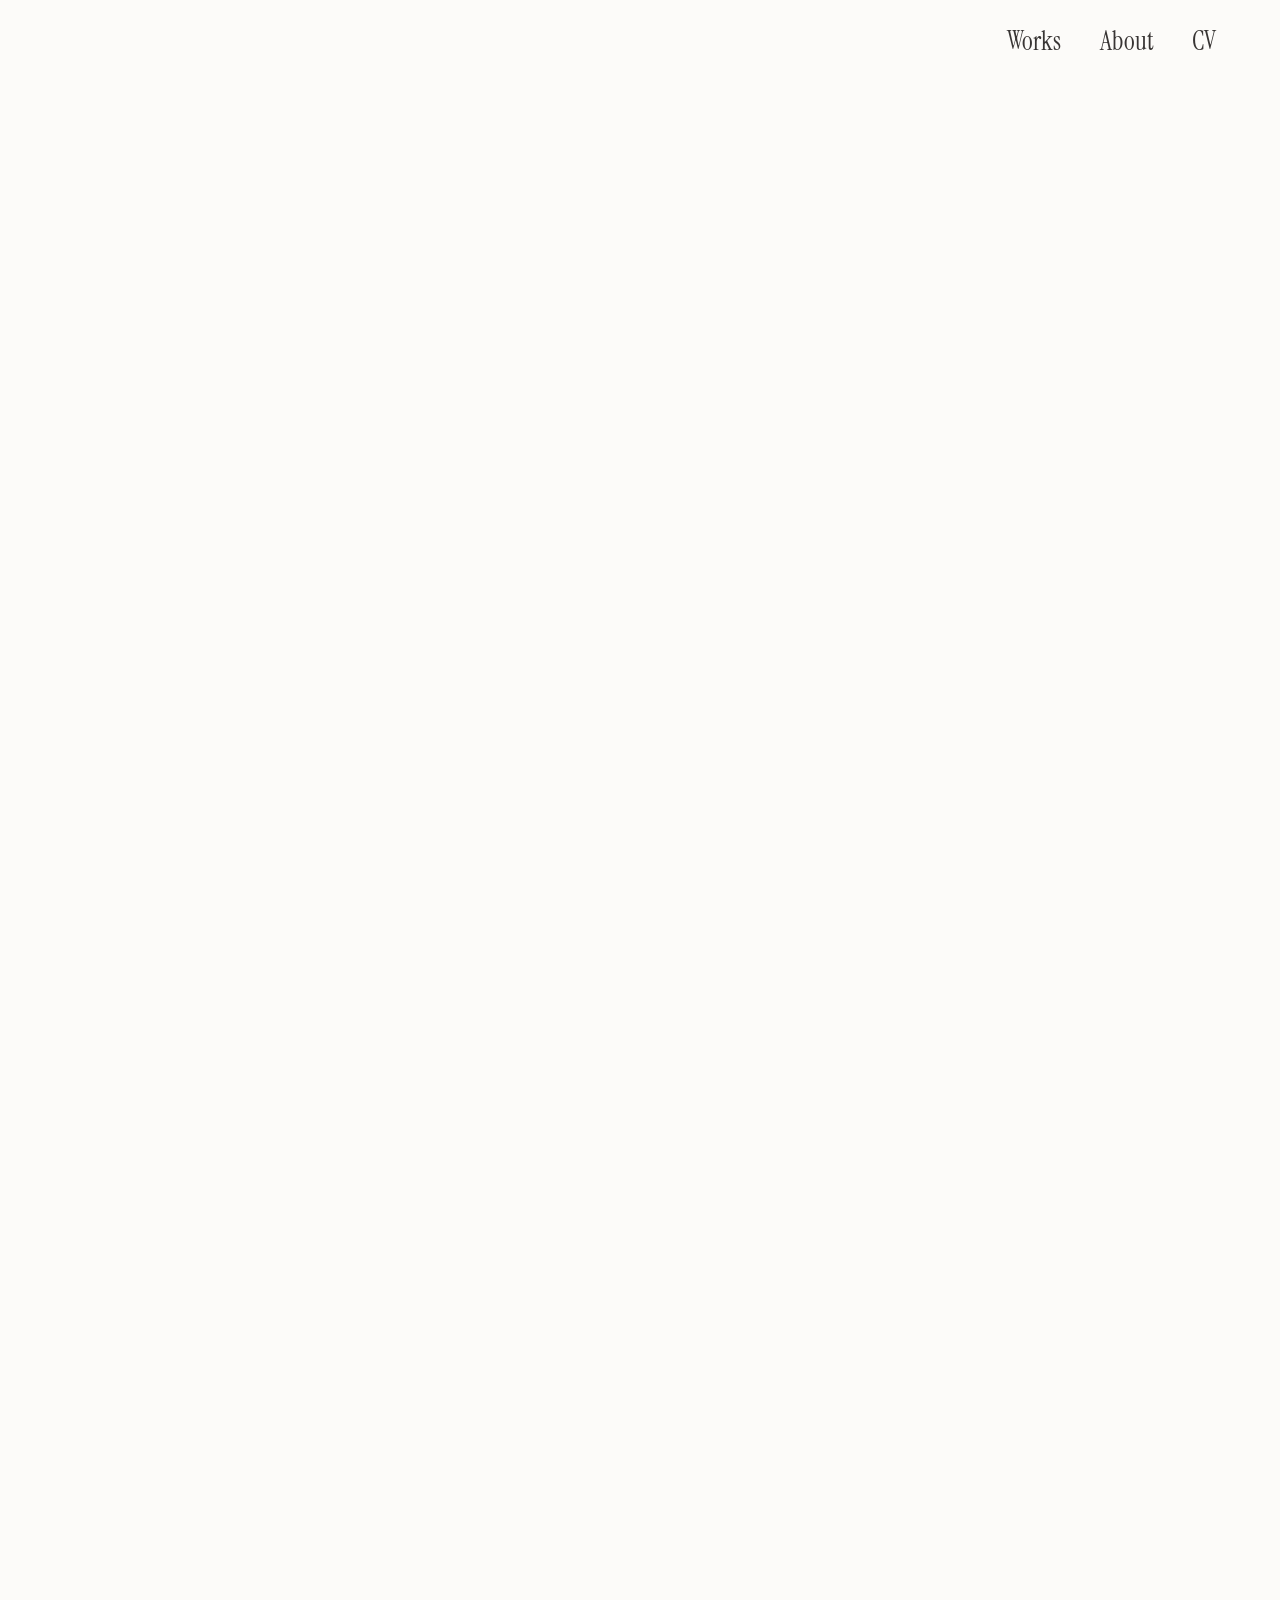
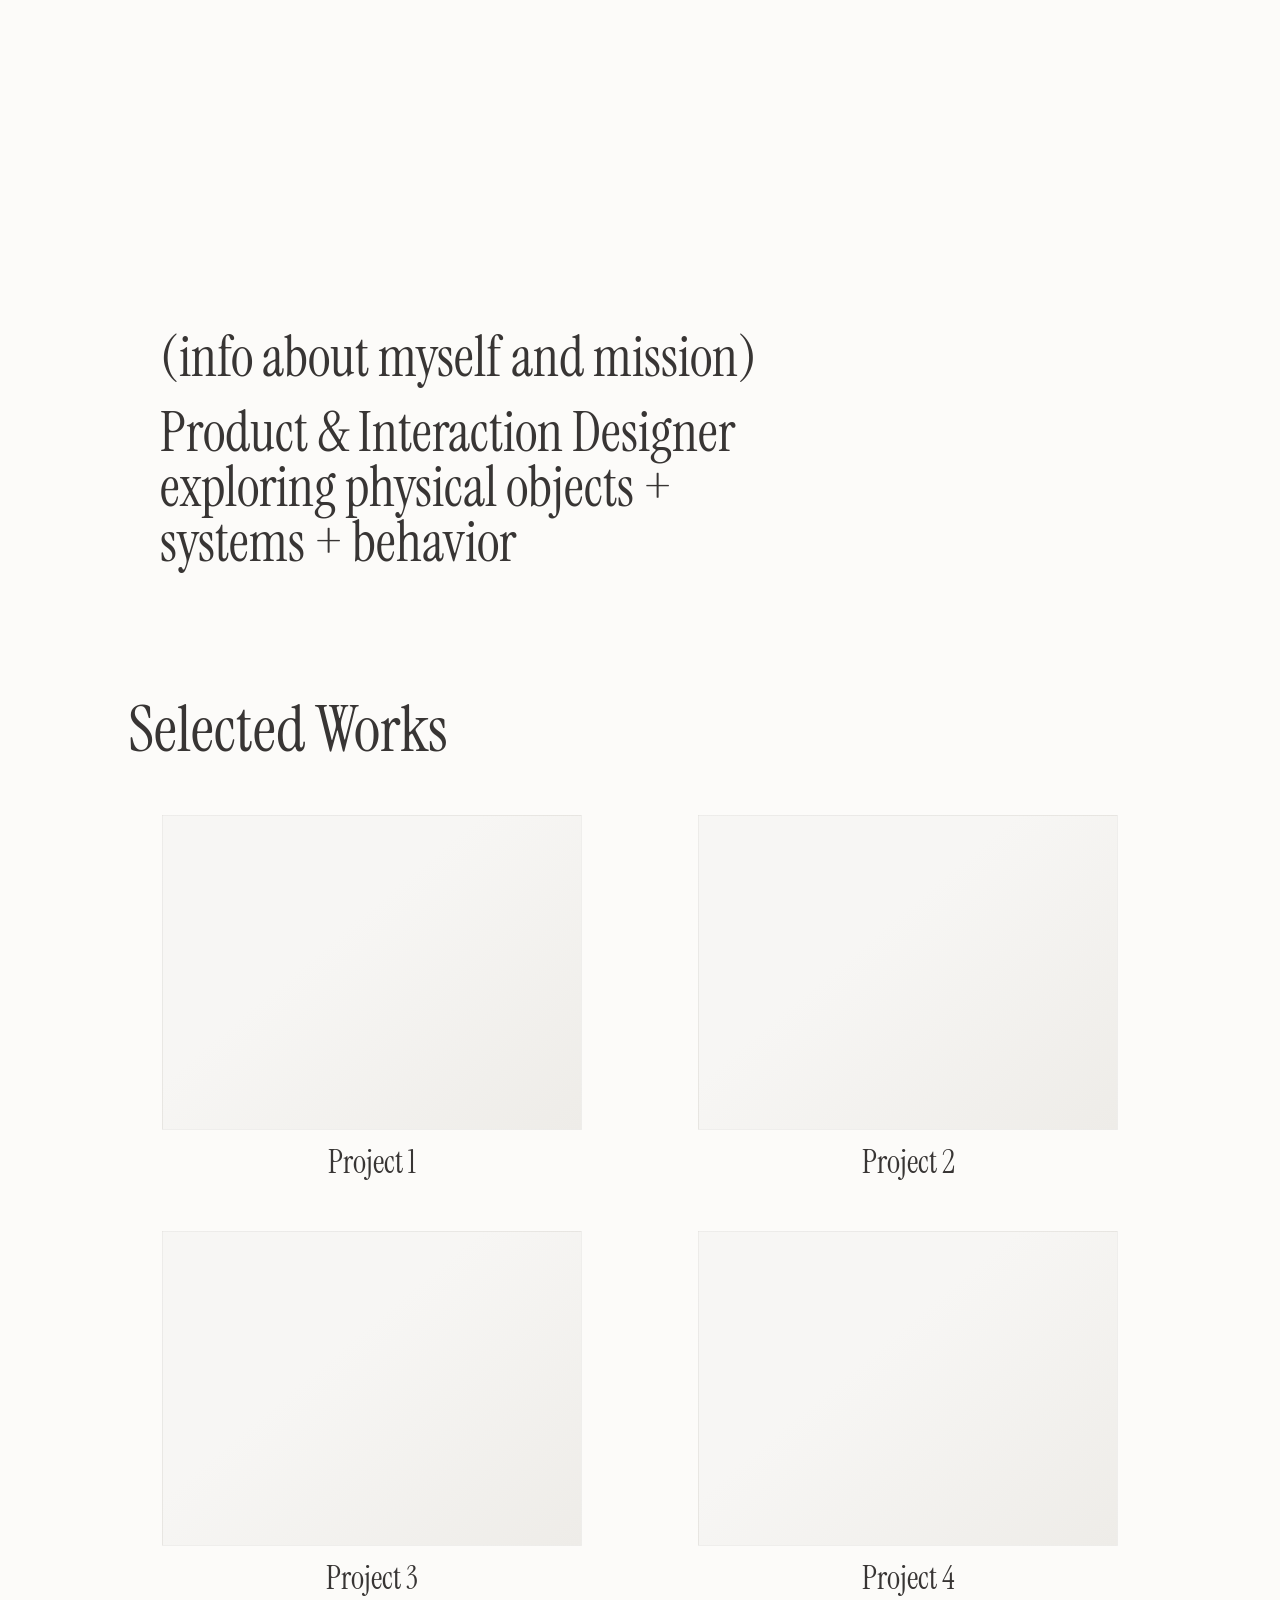
<file: index.html>
<!doctype html>
<html lang="en">
  <head>
    <meta charset="UTF-8" />
    <meta name="viewport" content="width=device-width, initial-scale=1.0" />
    <title>Bryan Xu - Portfolio</title>
    <link href="https://fonts.cdnfonts.com/css/voyage" rel="stylesheet" />
    <link href="https://fonts.cdnfonts.com/css/parabolica" rel="stylesheet" />
    <link href="https://fonts.cdnfonts.com/css/redaction" rel="stylesheet" />
    <link rel="preconnect" href="https://fonts.googleapis.com" />
    <link rel="preconnect" href="https://fonts.gstatic.com" crossorigin />
    <link
      href="https://fonts.googleapis.com/css2?family=Instrument+Serif:ital@0;1&display=swap"
      rel="stylesheet"
    />
    <link rel="stylesheet" href="./styles.css?v=20260429b" />
  </head>
  <body id="top">
    <header class="site-nav">
      <nav aria-label="Main">
        <a id="nav-brand" class="nav-brand" href="#top" aria-label="Back to top"></a>
        <a href="./works.html">Works</a>
        <a href="./about.html">About</a>
        <a href="./">CV</a>
      </nav>
    </header>

    <main>
      <section id="hero" class="hero-scroll">
        <div class="hero-sticky">
          <h1 class="hero-name" aria-label="Bryan Xu">
            <span id="first-name" class="name-part">Bryan</span>
            <span id="last-name" class="name-part">Xu</span>
          </h1>
        </div>
      </section>

      <section id="movement" class="movement-section">
        <div class="movement-sticky">
          <div class="type-lines" aria-live="polite">
            <p
              class="movement-line"
              data-from="left"
              data-text="Bryan Xu is a cross-disciplinary designer interested"
            ></p>
            <p
              class="movement-line"
              data-from="left"
              data-text="in the space between objects, brands,"
            ></p>
            <p
              class="movement-line"
              data-from="left"
              data-text="and sensory experiences."
            ></p>
            <p
              class="movement-line"
              data-from="left"
              data-text="He currently studies Integrated Design &amp; Media"
            ></p>
            <p
              class="movement-line"
              data-from="left"
              data-text="at New York University."
            ></p>
            <p
              class="movement-line"
              data-from="left"
              data-text="He likes working from tangible things&#8212;"
            ></p>
            <p
              class="movement-line"
              data-from="left"
              data-text="handles, bottles, light, spaces&#8212;"
            ></p>
            <p
              class="movement-line"
              data-from="right"
              data-text="and then building the stories, atmospheres,"
            ></p>
            <p
              class="movement-line"
              data-from="right"
              data-text="and systems around them."
            ></p>
            <p
              class="movement-line"
              data-from="right"
              data-text="He is drawn to projects that treat design"
            ></p>
            <p
              class="movement-line"
              data-from="right"
              data-text="as both form and cultural framing,"
            ></p>
            <p
              class="movement-line"
              data-from="right"
              data-text="not just surface."
            ></p>
            <p
              class="movement-line"
              data-from="right"
              data-text="Raised in Beijing, Bryan claims to have learned his English"
            ></p>
            <p
              class="movement-line"
              data-from="right"
              data-text="more from YouTube, Family Guy and Top Gear than schooling."
            ></p>
          </div>
        </div>
      </section>

      <section id="about" class="about-section">
        <p class="about-kicker">(info about myself and mission)</p>
        <p class="about-copy">
          Product &amp; Interaction Designer exploring physical objects + systems
          + behavior
        </p>
      </section>

      <section id="works" class="works-section">
        <h2>Selected Works</h2>
        <div class="works-grid">
          <article>
            <div class="thumb" aria-hidden="true"></div>
            <h3>Project 1</h3>
          </article>
          <article>
            <div class="thumb" aria-hidden="true"></div>
            <h3>Project 2</h3>
          </article>
          <article>
            <div class="thumb" aria-hidden="true"></div>
            <h3>Project 3</h3>
          </article>
          <article>
            <div class="thumb" aria-hidden="true"></div>
            <h3>Project 4</h3>
          </article>
        </div>
      </section>
    </main>

    <footer class="site-footer">Bryan Xu. All Rights Reserved</footer>

    <script src="./script.js?v=20260429b"></script>
  </body>
</html>
</file>
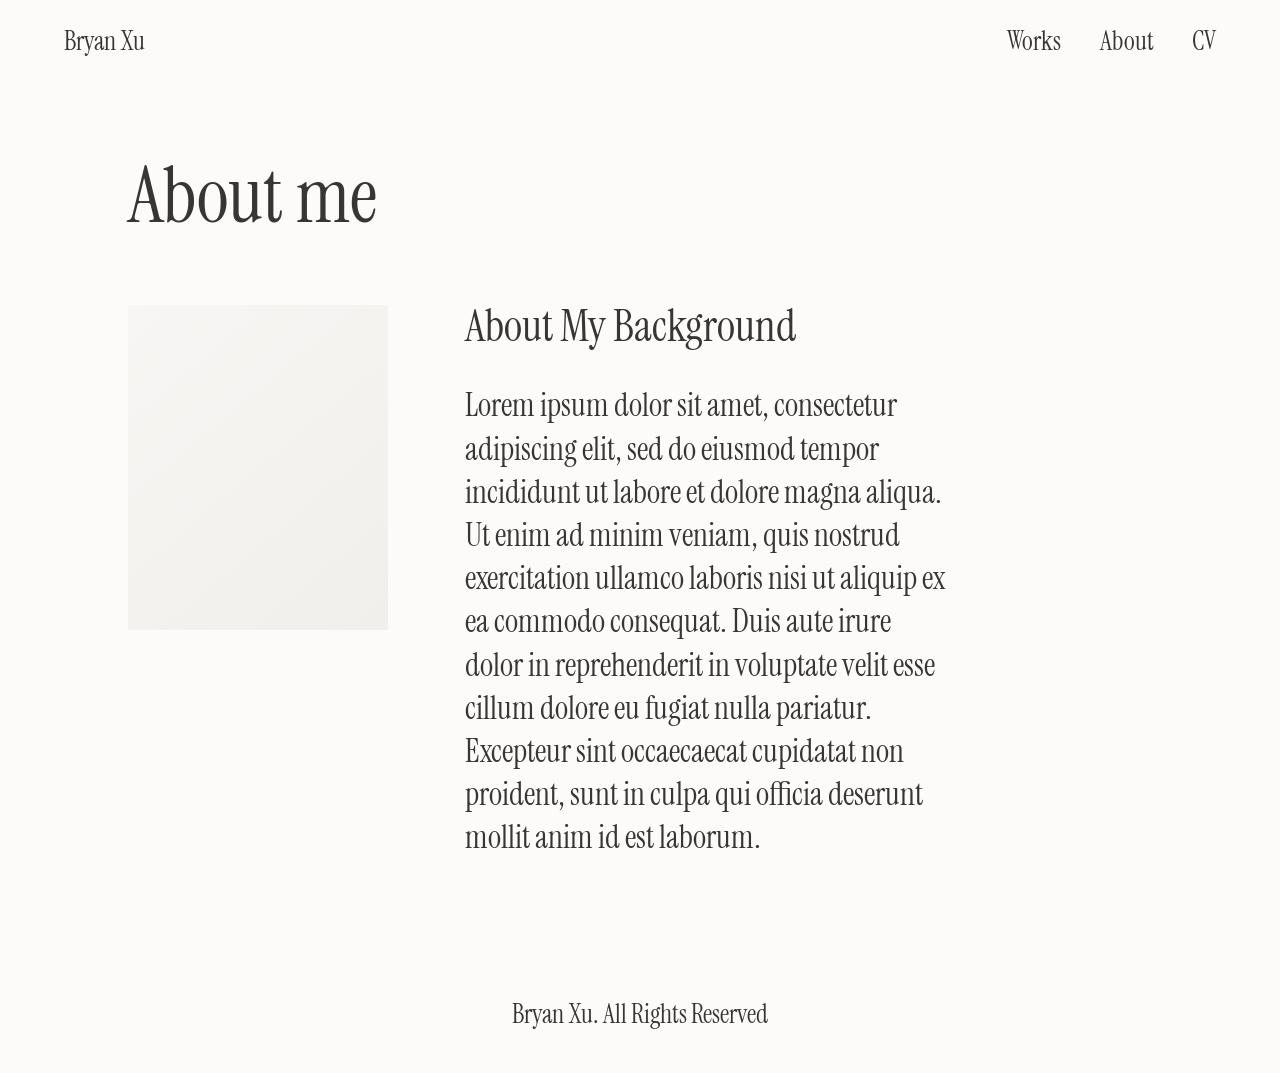
<file: about.html>
<!doctype html>
<html lang="en">
  <head>
    <meta charset="UTF-8" />
    <meta name="viewport" content="width=device-width, initial-scale=1.0" />
    <title>About - Bryan Xu</title>
    <link href="https://fonts.cdnfonts.com/css/voyage" rel="stylesheet" />
    <link href="https://fonts.cdnfonts.com/css/parabolica" rel="stylesheet" />
    <link href="https://fonts.cdnfonts.com/css/redaction" rel="stylesheet" />
    <link rel="preconnect" href="https://fonts.googleapis.com" />
    <link rel="preconnect" href="https://fonts.gstatic.com" crossorigin />
    <link
      href="https://fonts.googleapis.com/css2?family=Instrument+Serif:ital@0;1&display=swap"
      rel="stylesheet"
    />
    <link rel="stylesheet" href="./styles.css" />
  </head>
  <body class="about-page">
    <header class="site-nav">
      <nav aria-label="Main">
        <a class="page-brand" href="./index.html">Bryan Xu</a>
        <a href="./works.html">Works</a>
        <a href="./about.html" aria-current="page">About</a>
        <a href="#">CV</a>
      </nav>
    </header>

    <main class="about-page-main">
      <section class="about-page-shell" aria-labelledby="about-page-title">
        <h1 id="about-page-title" class="about-page-title">About me</h1>
        <div class="about-page-grid">
          <div class="about-page-image" aria-hidden="true"></div>
          <div class="about-page-copy">
            <h2>About My Background</h2>
            <p>
              Lorem ipsum dolor sit amet, consectetur adipiscing elit, sed do
              eiusmod tempor incididunt ut labore et dolore magna aliqua. Ut
              enim ad minim veniam, quis nostrud exercitation ullamco laboris
              nisi ut aliquip ex ea commodo consequat. Duis aute irure dolor in
              reprehenderit in voluptate velit esse cillum dolore eu fugiat
              nulla pariatur. Excepteur sint occaecaecat cupidatat non proident,
              sunt in culpa qui officia deserunt mollit anim id est laborum.
            </p>
          </div>
        </div>
      </section>
    </main>

    <footer class="site-footer">Bryan Xu. All Rights Reserved</footer>
  </body>
</html>
</file>
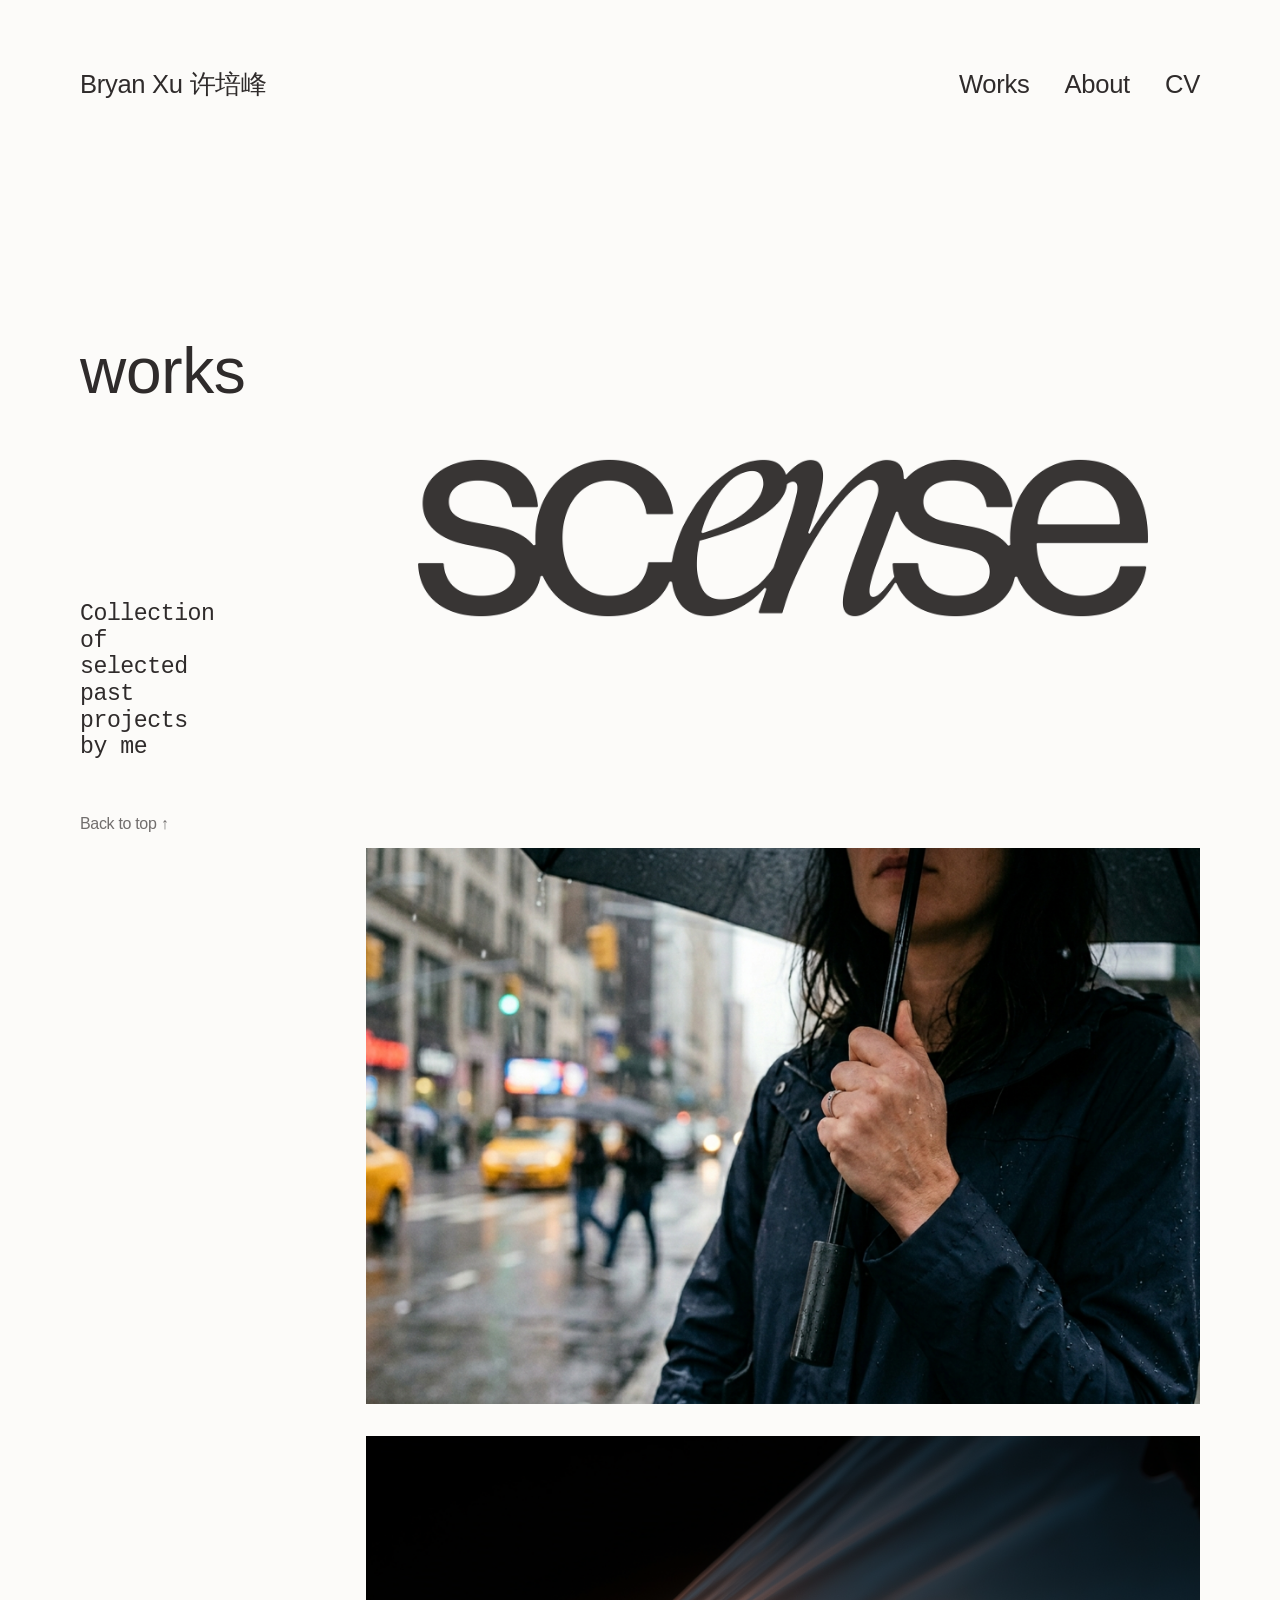
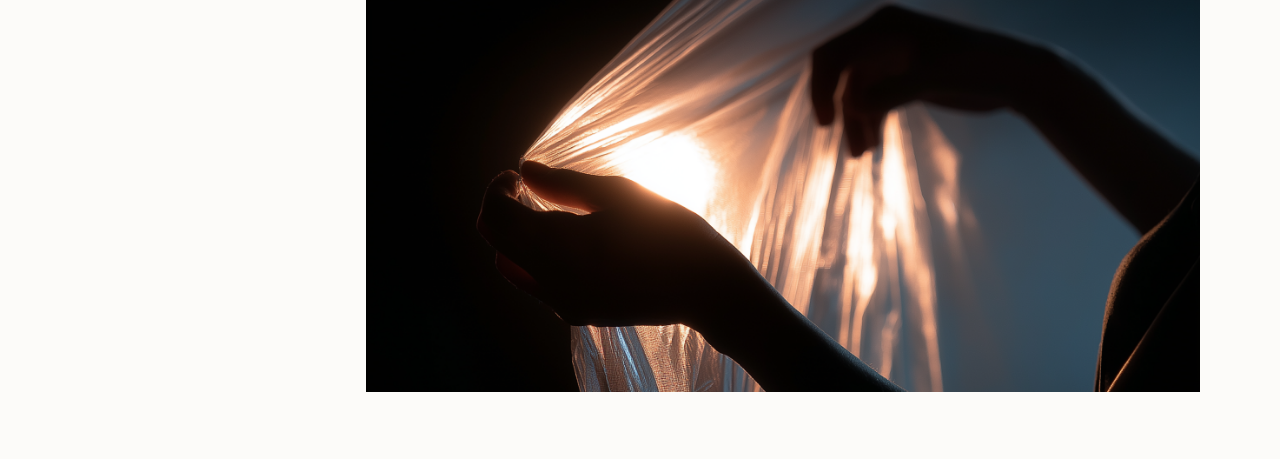
<file: works.html>
<!doctype html>
<html lang="en">
  <head>
    <meta charset="UTF-8" />
    <meta name="viewport" content="width=device-width, initial-scale=1.0" />
    <title>Works - Bryan Xu</title>
    <link href="https://fonts.cdnfonts.com/css/voyage" rel="stylesheet" />
    <link href="https://fonts.cdnfonts.com/css/parabolica" rel="stylesheet" />
    <link href="https://fonts.cdnfonts.com/css/redaction" rel="stylesheet" />
    <link rel="preconnect" href="https://fonts.googleapis.com" />
    <link rel="preconnect" href="https://fonts.gstatic.com" crossorigin />
    <link
      href="https://fonts.googleapis.com/css2?family=Instrument+Serif:ital@0;1&display=swap"
      rel="stylesheet"
    />
    <link rel="stylesheet" href="./styles.css?v=20260429c" />
  </head>
  <body id="works-top" class="works-page">
    <div class="works-shell">
      <header class="works-nav">
        <a class="works-brand" href="./index.html">Bryan Xu 许培峰</a>
        <nav aria-label="Main">
          <a href="./works.html" aria-current="page">Works</a>
          <a href="./about.html">About</a>
          <a href="#">CV</a>
        </nav>
      </header>

      <main class="works-page-main">
        <aside class="works-sidebar">
          <div class="works-sidebar-copy">
            <h1>works</h1>
            <p>Collection of selected past projects by me</p>
          </div>
          <a class="works-back-top" href="#works-top">Back to top &#8593;</a>
        </aside>

        <section class="works-gallery" aria-label="Selected works gallery">
          <article class="works-card">
            <a class="works-thumb" href="#">
              <img
                class="works-card-media"
                src="./assets/scense-cover.png"
                alt="scense project cover"
              />
              <span class="works-thumb-label">scense</span>
            </a>
          </article>

          <article class="works-card">
            <a class="works-thumb" href="#">
              <img
                class="works-card-media"
                src="./assets/ombro-cover.png"
                alt="Ombro project cover"
              />
              <span class="works-thumb-label">Ombro</span>
            </a>
          </article>

          <article class="works-card">
            <a class="works-thumb" href="#">
              <img
                class="works-card-media"
                src="./assets/limobj-cover.png"
                alt="Liminal Objects project cover"
              />
              <span class="works-thumb-label">Liminal Objects</span>
            </a>
          </article>
        </section>
      </main>
    </div>
    <script src="./works.js?v=20260429c"></script>
  </body>
</html>
</file>
<file: styles.css>
:root {
  --bg-main: #fcfbf9;
  --bg-soft: #fcfbf9;
  --text-main: #383534;
  --frame: min(1120px, 80vw);
}

*,
*::before,
*::after {
  box-sizing: border-box;
}

html,
body {
  margin: 0;
  padding: 0;
  background: var(--bg-main);
}

body {
  min-height: 100vh;
  color: var(--text-main);
  background: var(--bg-main);
  font-family: "Instrument Serif", serif;
}

.site-nav {
  position: fixed;
  top: 0;
  right: 0;
  left: 0;
  z-index: 20;
  padding: 1.75rem 5vw;
  pointer-events: none;
  background: var(--bg-main);
}

.site-nav nav {
  display: flex;
  justify-content: flex-end;
  align-items: baseline;
  gap: clamp(1.4rem, 3vw, 3.5rem);
  pointer-events: auto;
}

.site-nav a,
.nav-brand,
.page-brand {
  color: var(--text-main);
  font-size: clamp(1.65rem, 1.7vw, 2rem);
  line-height: 1;
}

.site-nav a {
  text-decoration: none;
  transition: opacity 220ms ease;
}

.nav-brand {
  margin-right: auto;
  white-space: nowrap;
  opacity: 0;
  visibility: hidden;
  pointer-events: none;
  transition: opacity 180ms ease;
}

.page-brand {
  margin-right: auto;
  white-space: nowrap;
  text-decoration: none;
}

.nav-brand.visible {
  opacity: 1;
  visibility: visible;
}

.nav-brand.is-ready {
  pointer-events: auto;
}

.nav-brand.typing::after {
  content: "|";
  margin-left: 0.08em;
  animation: type-caret 0.9s step-end infinite;
}

.site-nav a:hover {
  opacity: 0.62;
}

main {
  padding-top: 5.4rem;
}

.hero-scroll {
  height: 1080vh;
}

.hero-sticky {
  position: sticky;
  top: 0;
  height: 100vh;
  width: var(--frame);
  margin: 0 auto;
  display: flex;
  flex-direction: column;
  justify-content: center;
  overflow: visible;
}

.hero-name {
  position: relative;
  width: 100%;
  height: clamp(250px, 38vw, 520px);
  margin: 0;
  line-height: 1;
  letter-spacing: -0.02em;
  overflow: visible;
  transform-origin: center center;
  will-change: transform, opacity, filter;
}

.name-part {
  position: absolute;
  top: 50%;
  left: 50%;
  margin: 0;
  padding: 0;
  white-space: nowrap;
  font-size: clamp(5rem, 16vw, 16rem);
  will-change: transform, filter;
}

.name-letter {
  display: inline-block;
  transform-origin: center center;
  will-change: transform, opacity, filter;
}

.movement-section {
  height: 540vh;
}

.movement-sticky {
  position: sticky;
  top: 0;
  height: 100vh;
  width: 100%;
  margin: 0;
  padding-top: clamp(1rem, 4vh, 2rem);
  display: flex;
  flex-direction: column;
  justify-content: center;
  gap: 0;
  overflow: visible;
}

.type-lines {
  display: flex;
  flex-direction: column;
  gap: 0.22rem;
  width: min(1240px, 96vw);
  margin: 0 auto;
}

.movement-line {
  width: max-content;
  margin: 0 auto;
  min-height: 1em;
  font-size: clamp(1.5rem, 3.4vw, 45px);
  line-height: 0.94;
  letter-spacing: -0.015em;
  white-space: nowrap;
  will-change: transform, opacity, filter;
}

.movement-line.typing::after {
  content: "|";
  margin-left: 0.08em;
  animation: type-caret 0.9s step-end infinite;
}

@keyframes type-caret {
  0%,
  49% {
    opacity: 1;
  }
  50%,
  100% {
    opacity: 0;
  }
}

.about-section {
  width: min(960px, 84vw);
  margin: 4rem auto 0;
  padding: 0 0 1.75rem;
}

.about-kicker,
.about-copy {
  margin: 0;
  font-size: clamp(2.6rem, 4.3vw, 4.5rem);
  line-height: 1;
}

.about-copy {
  margin-top: 0.35em;
  max-width: 26ch;
}

.works-section {
  width: var(--frame);
  margin: clamp(4.5rem, 10vh, 8rem) auto 0;
  padding-bottom: 8rem;
}

.works-section h2 {
  margin: 0 0 2.75rem;
  font-size: clamp(3rem, 5vw, 5.2rem);
  font-weight: 400;
}

.works-grid {
  display: grid;
  grid-template-columns: repeat(2, minmax(0, 1fr));
  gap: clamp(1.75rem, 4vw, 3rem);
}

.works-grid article {
  display: flex;
  flex-direction: column;
  align-items: center;
  gap: 0.7rem;
}

.thumb {
  width: min(100%, 420px);
  aspect-ratio: 4 / 3;
  background: linear-gradient(140deg, #f7f6f4 40%, #eeece8 100%);
  border: 1px solid rgba(0, 0, 0, 0.03);
}

.works-grid h3 {
  margin: 0;
  font-size: clamp(2rem, 2.3vw, 2.6rem);
  font-weight: 400;
}

.site-footer {
  margin-top: 2rem;
  padding: 2.6rem 5vw;
  text-align: center;
  font-size: clamp(1.65rem, 2vw, 2.25rem);
  background: var(--bg-main);
}

.about-page {
  display: flex;
  min-height: 100vh;
  flex-direction: column;
}

.about-page-main {
  flex: 1;
  padding: 10rem 0 4rem;
}

.about-page-shell {
  width: var(--frame);
  margin: 0 auto;
}

.about-page-title {
  margin: 0 0 clamp(3.5rem, 8vh, 6rem);
  font-size: clamp(3.8rem, 6vw, 5.8rem);
  font-weight: 400;
  line-height: 0.95;
}

.about-page-grid {
  display: grid;
  grid-template-columns: minmax(220px, 260px) minmax(0, 1fr);
  align-items: start;
  gap: clamp(3.5rem, 6vw, 7rem);
}

.about-page-image {
  width: 100%;
  aspect-ratio: 4 / 5;
  background: linear-gradient(140deg, #f7f6f4 0%, #f1efeb 100%);
}

.about-page-copy {
  max-width: 30rem;
}

.about-page-copy h2 {
  margin: 0 0 2.25rem;
  font-size: clamp(2.3rem, 3.4vw, 3.7rem);
  font-weight: 400;
  line-height: 1;
}

.about-page-copy p {
  margin: 0;
  font-size: clamp(2rem, 2.45vw, 2.6rem);
  line-height: 1.35;
}

.works-page {
  min-height: 100vh;
  color: #2f2b2b;
  font-family: "Diatype", "ABC Diatype", "Helvetica Neue", Arial, sans-serif;
  letter-spacing: -0.02em;
  --works-pad-y: 7.407vh;
  --works-pad-x: 6.25vw;
}

.works-shell {
  min-height: 100vh;
  padding: var(--works-pad-y) var(--works-pad-x);
}

.works-nav {
  display: flex;
  align-items: baseline;
  justify-content: space-between;
  margin-bottom: 72px;
  font-size: clamp(1.6rem, 1.75vw, 2.35rem);
  position: sticky;
  top: var(--works-pad-y);
  z-index: 18;
  background: var(--bg-main);
  transition: transform 220ms ease, opacity 220ms ease;
}

.works-page.has-hover-nav.works-nav-hidden .works-nav {
  transform: translateY(calc(-100% - 12px));
  opacity: 0;
  pointer-events: none;
}

.works-page.has-hover-nav.works-nav-hidden.works-nav-reveal .works-nav {
  transform: translateY(0);
  opacity: 1;
  pointer-events: auto;
}

.works-nav nav {
  display: flex;
  align-items: baseline;
  gap: 2.2rem;
}

.works-nav a,
.works-brand {
  color: inherit;
  text-decoration: none;
}

.works-brand {
  white-space: nowrap;
}

.works-page-main {
  display: grid;
  grid-template-columns: repeat(4, minmax(0, 1fr));
  column-gap: 24px;
  align-items: start;
}

.works-sidebar {
  position: sticky;
  top: var(--works-pad-y);
  grid-column: 1;
  display: flex;
  min-height: calc(100vh - (var(--works-pad-y) * 2));
  flex-direction: column;
  justify-content: flex-start;
  padding-top: 82px;
}

.works-sidebar-copy h1 {
  margin: 0 0 200px;
  font-size: clamp(4rem, 4.8vw, 4.8rem);
  font-weight: 400;
  line-height: 0.92;
  text-transform: lowercase;
}

.works-sidebar-copy p {
  max-width: 10ch;
  margin: 0;
  font-family: "Diatype SemiMono", "ABC Diatype Semi-Mono", "SF Mono", "IBM Plex Mono", monospace;
  font-size: clamp(1.45rem, 1.8vw, 2rem);
  line-height: 1.15;
  letter-spacing: -0.02em;
}

.works-back-top {
  position: fixed;
  left: var(--works-pad-x);
  bottom: var(--works-pad-y);
  z-index: 12;
  color: rgba(47, 43, 43, 0.68);
  font-size: clamp(1rem, 1.15vw, 1.2rem);
  text-decoration: none;
}

.works-gallery {
  grid-column: 2 / span 3;
  display: grid;
  grid-template-columns: 1fr;
  gap: 32px;
}

.works-card {
  position: relative;
}

.works-card-media {
  width: 100%;
  aspect-ratio: 3 / 2;
  display: block;
  object-fit: cover;
}

.works-thumb {
  position: relative;
  display: block;
  color: inherit;
  text-decoration: none;
  overflow: hidden;
  isolation: isolate;
}

.works-thumb-label {
  position: absolute;
  top: 14px;
  left: 14px;
  opacity: 0;
  color: #ffffff;
  font-size: clamp(1rem, 1.05vw, 1.15rem);
  line-height: 1;
  mix-blend-mode: difference;
  transition: opacity 180ms ease;
}

.works-thumb:hover .works-thumb-label,
.works-thumb:focus-visible .works-thumb-label {
  opacity: 1;
}

@media (max-width: 768px) {
  .hero-scroll {
    height: 960vh;
  }

  .movement-section {
    height: 480vh;
  }

  .movement-line {
    width: 100%;
    margin: 0;
    white-space: normal;
  }

  .works-grid {
    grid-template-columns: 1fr;
  }

  .about-section {
    margin-top: 2.5rem;
  }

  .about-page-main {
    padding-top: 8rem;
  }

  .about-page-grid {
    grid-template-columns: 1fr;
    gap: 2.5rem;
  }

  .about-page-image {
    max-width: 18rem;
  }

  .works-shell {
    --works-pad-y: 32px;
    --works-pad-x: 24px;
    padding: var(--works-pad-y) var(--works-pad-x) 40px;
  }

  .works-nav {
    position: static;
    margin-bottom: 40px;
    flex-wrap: wrap;
    gap: 1.5rem;
  }

  .works-nav nav {
    gap: 1.5rem;
  }

  .works-page-main {
    grid-template-columns: 1fr;
    row-gap: 2.5rem;
  }

  .works-sidebar {
    position: static;
    min-height: auto;
    padding-top: 0;
    gap: 2rem;
  }

  .works-sidebar-copy h1 {
    margin-bottom: 2rem;
  }

  .works-sidebar-copy p {
    max-width: 14ch;
  }

  .works-gallery {
    grid-column: 1;
    grid-template-columns: 1fr;
  }

  .works-back-top {
    left: var(--works-pad-x);
    bottom: var(--works-pad-y);
  }

  .works-thumb-label {
    opacity: 1;
  }
}
</file>
